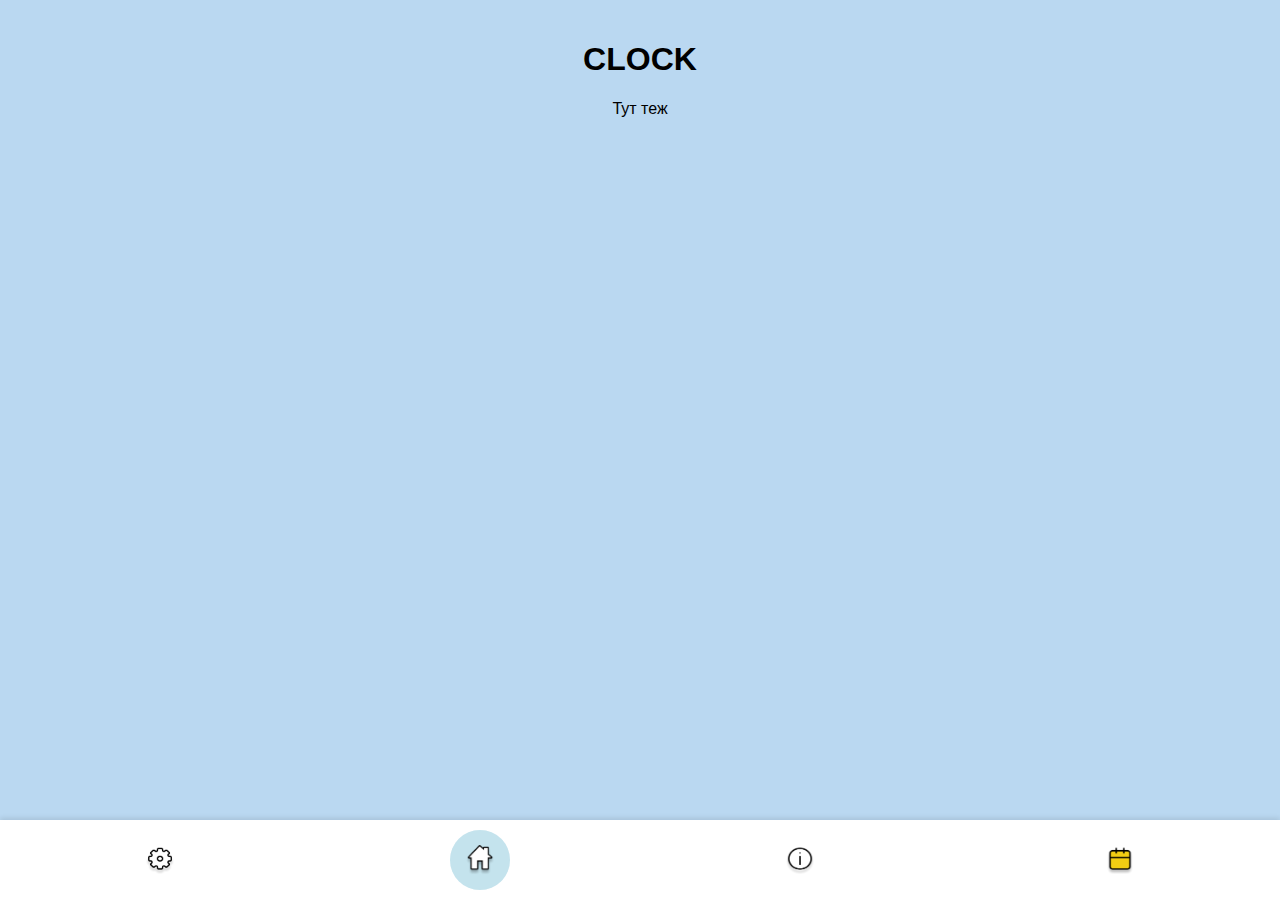
<file: index.html>
<!DOCTYPE html>
<html lang="uk">
<head>
    <meta charset="UTF-8">
    <meta name="viewport" content="width=device-width, initial-scale=1.0">
    <title>Поруч</title>
    <link rel="stylesheet" href="style.css">
</head>
<body>
    <main>
        <h1>CLOCK</h1>
        <p>Тут теж</p>
    </main>



    <div class="navbar">
        <a href=chill.html>
            <img src=Settings.png alt="Налаштування" width="30" height="32">
        </a>

        <a href=index.html class="active">
            <img src=Home.png alt="Годинник" width="30" height="30">
        </a>

        <a href=info.html>
            <img src=Info.png alt="Інформація" width="30" height="32">
        </a>

        <a href=profile.html>
            <img src=Calendar.png alt="Події/Дозвілля" width="30" height="32">

        </a>
    </div>

</body>
</html>
</file>
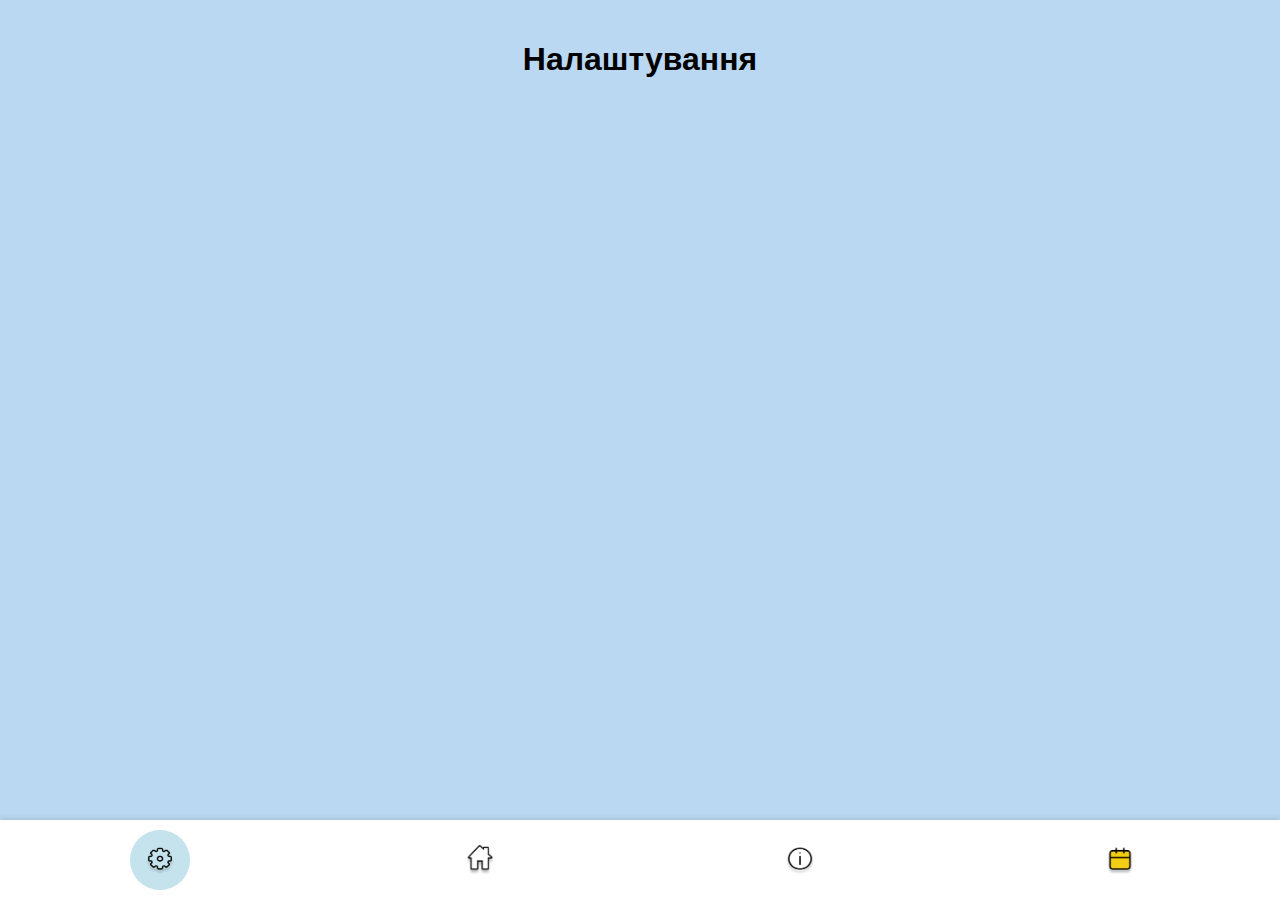
<file: chill.html>
<!DOCTYPE html>
<html lang="uk">
<head>
    <meta charset="UTF-8">
    <meta name="viewport" content="width=device-width, initial-scale=1.0">
    <title>Налаштування</title>
    <link rel="stylesheet" href="style.css">
</head>
<body>
    <main>
        <h1>Налаштування</h1>

    </main>

    <div class="navbar">
        <a href=chill.html  class="active">
            <img src=Settings.png alt="Налаштування" width="30" height="32">
        </a>
        <a href=index.html>
            <img src=Home.png alt="Годинник" width="30" height="30">
        </a>
        <a href=info.html>
            <img src=Info.png alt="Інформація" width="30" height="32">
        </a>
        <a href=profile.html>
            <img src=Calendar.png alt="Події/Дозвілля" width="30" height="32">
        </a>
    </div>
</body>
</html>
</file>
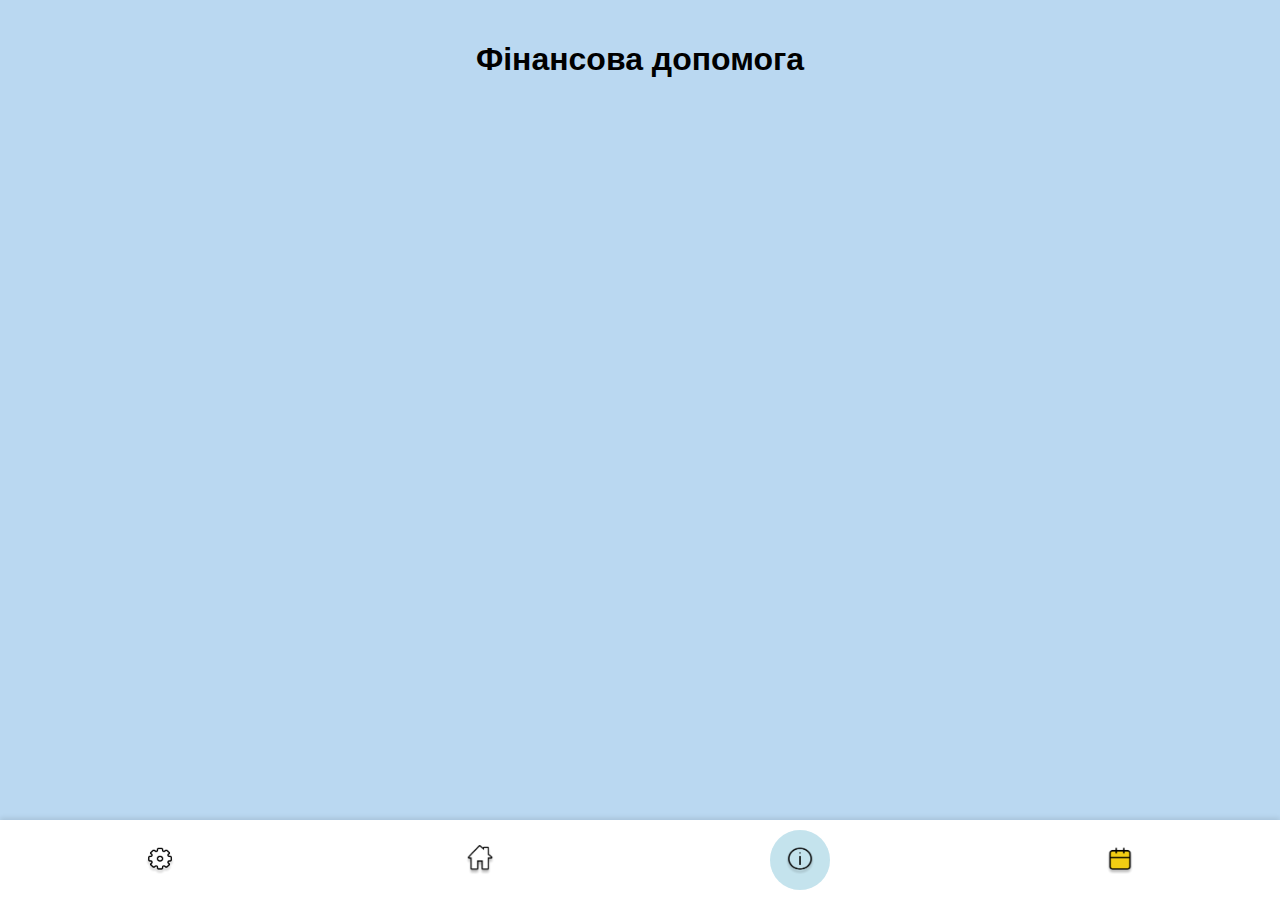
<file: finance.html>
<!DOCTYPE html>
<html lang="uk">
<head>
    <meta charset="UTF-8">
    <meta name="viewport" content="width=device-width, initial-scale=1.0">
    <title>Поруч</title>
    <link rel="stylesheet" href="info-style.css">
</head>
<body>
    <main>
        <h1>Фінансова допомога</h1>
    </main>

    <div class="navbar">
        <a href=chill.html>
            <img src=Settings.png alt="Налаштування" width="30" height="32">
        </a>
        <a href=index.html>
            <img src=Home.png alt="Годинник" width="30" height="30">
        </a>
        <a href=info.html class="active">
            <img src=Info.png alt="Інформація" width="30" height="32">
        </a>
        <a href=profile.html>
            <img src=Calendar.png alt="Події/Дозвілля" width="30" height="32">
        </a>
    </div>
</body>
</html>
</file>
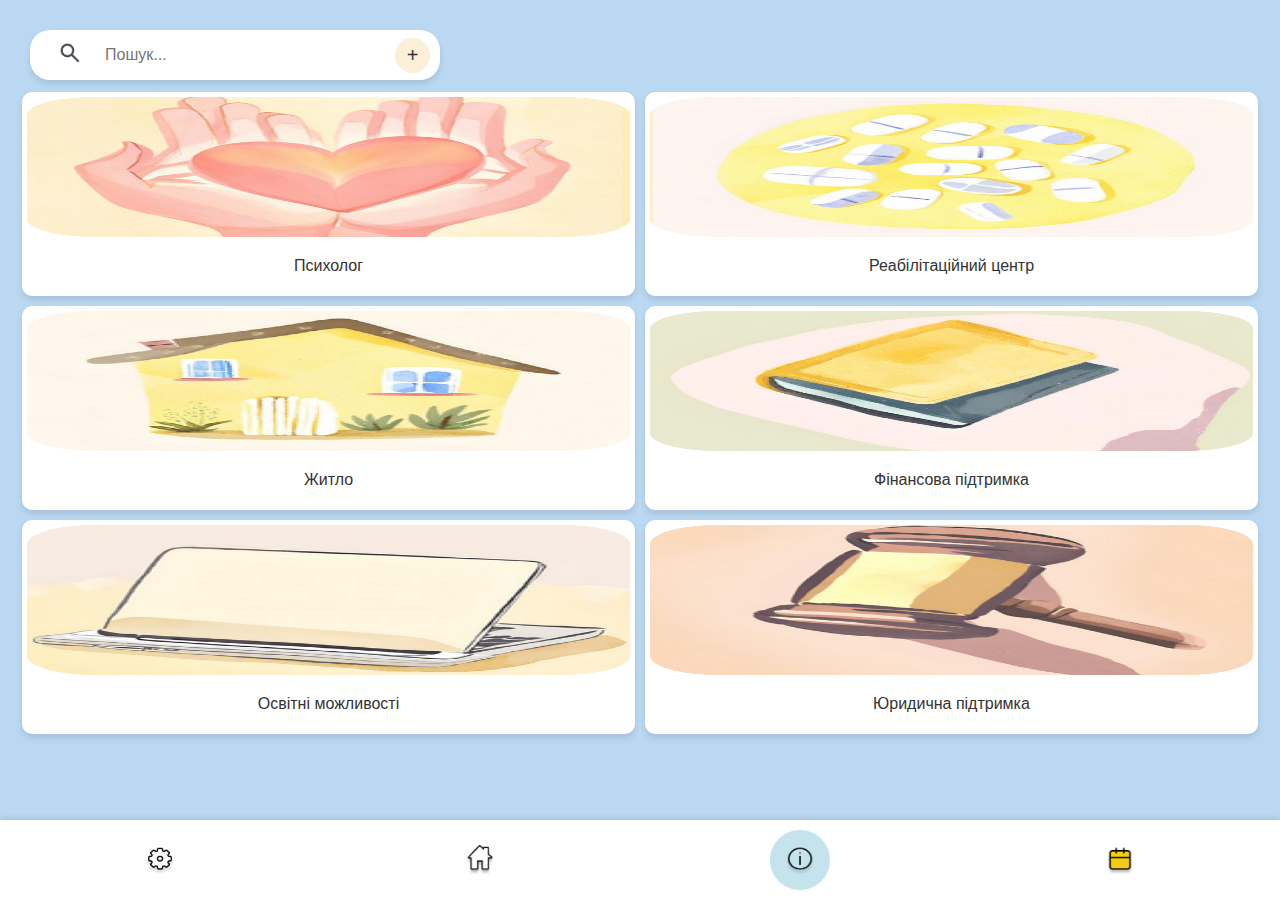
<file: info.html>
<!DOCTYPE html>
<html lang="uk">
<head>
    <meta charset="UTF-8">
    <meta name="viewport" content="width=device-width, initial-scale=1.0">
    <title>Поруч</title>
    <link rel="stylesheet" href="info-style.css">
</head>
<body>
    <main>
        <div class="search-container">
            <span class="search-icon">
                <img src=Search.png  width="50" height="50">
            </span>

            <input type="text" id="searchInput" placeholder="Пошук..." class="search-input">
            <!-- Кнопка з іконкою "+" -->
            <button class="search-button">+</button>
        </div>

        <div class="info-container">
            <a href="psychologist.html" class="info">
                <img src=Mental.png alt="Психолог" width="170" height="140">
                <p>Психолог</p>
            </a>

            <a href="rehabilitation.html" class="info">
                <img src=Health.png alt="Реабілітаційний центр" width="170" height="140">
                <p>Реабілітаційний центр</p>
            </a>

            <a href="housing.html" class="info">
                <img src=House.png alt="Житло" width="170" height="140">
                <p>Житло</p>
            </a>

            <a href="finance.html" class="info">
                <img src=Money.png alt="Фінансова підтримка" width="170" height="140">
                <p>Фінансова підтримка</p>
            </a>

            <a href="education.html" class="info">
                <img src=Study.png alt="Освітні можливості" width="170" height="150">
                <p>Освітні можливості</p>
            </a>

            <a href="law.html" class="info">
                <img src=Law.png alt="Юридична підтримка" width="170" height="150">
                <p>Юридична підтримка</p>
            </a>
        </div>
    </main>

    <div class="navbar">
        <a href=chill.html>
            <img src=Settings.png alt="Налаштування" width="30" height="32">
        </a>
        <a href=index.html>
            <img src=Home.png alt="Годинник" width="30" height="30">
        </a>
        <a href=info.html class="active">
            <img src=Info.png alt="Інформація" width="30" height="32">
        </a>
        <a href=profile.html>
            <img src=Calendar.png alt="Події/Дозвілля" width="30" height="32">
        </a>
    </div>
    <script src="script.js"></script>
</body>
</html>
</file>
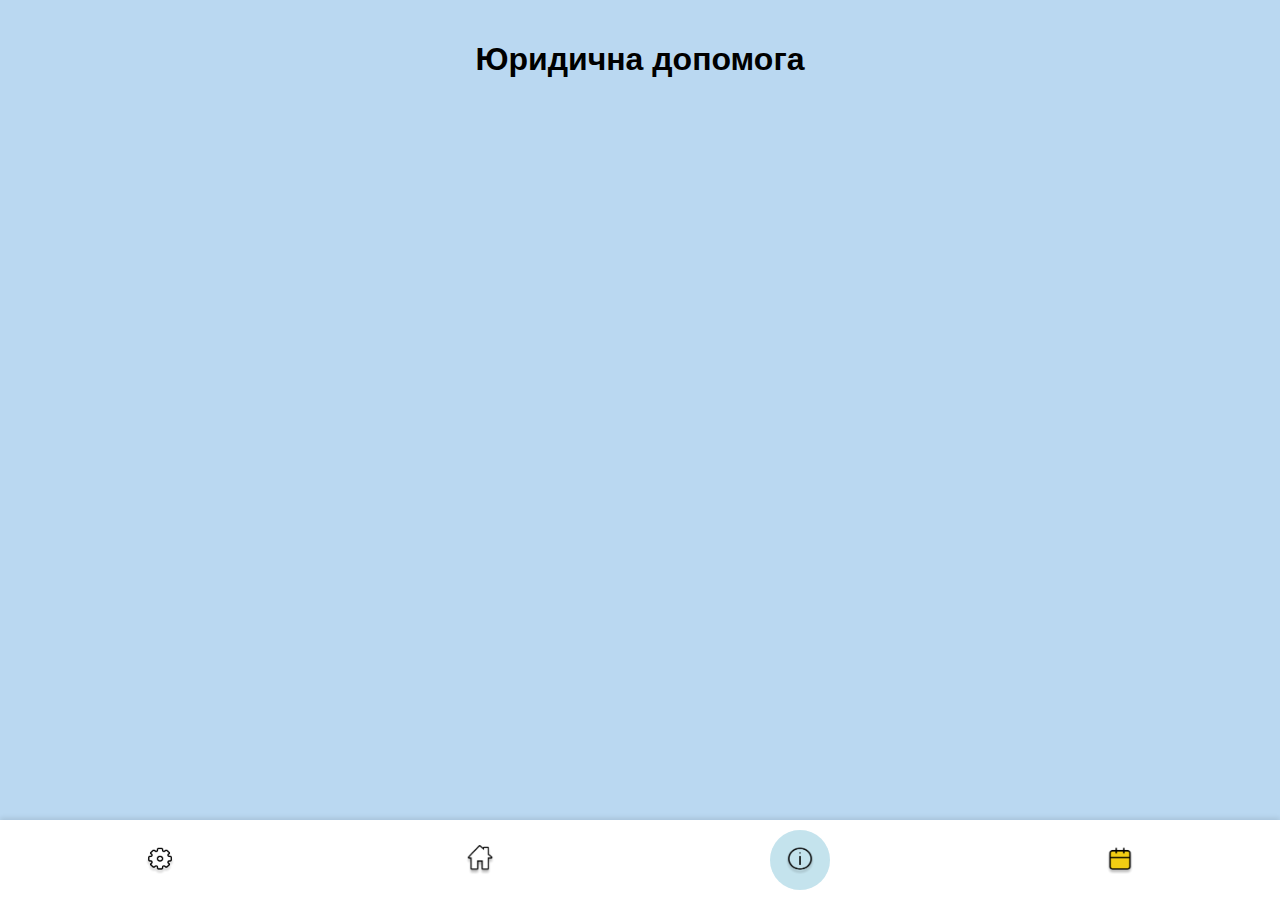
<file: law.html>
<!DOCTYPE html>
<html lang="uk">
<head>
    <meta charset="UTF-8">
    <meta name="viewport" content="width=device-width, initial-scale=1.0">
    <title>Поруч</title>
    <link rel="stylesheet" href="info-style.css">
</head>
<body>
    <main>
        <h1>Юридична допомога</h1>
    </main>

    <div class="navbar">
        <a href=chill.html>
            <img src=Settings.png alt="Налаштування" width="30" height="32">
        </a>
        <a href=index.html>
            <img src=Home.png alt="Годинник" width="30" height="30">
        </a>
        <a href=info.html class="active">
            <img src=Info.png alt="Інформація" width="30" height="32">
        </a>
        <a href=profile.html>
            <img src=Calendar.png alt="Події/Дозвілля" width="30" height="32">
        </a>
    </div>
</body>
</html>
</file>
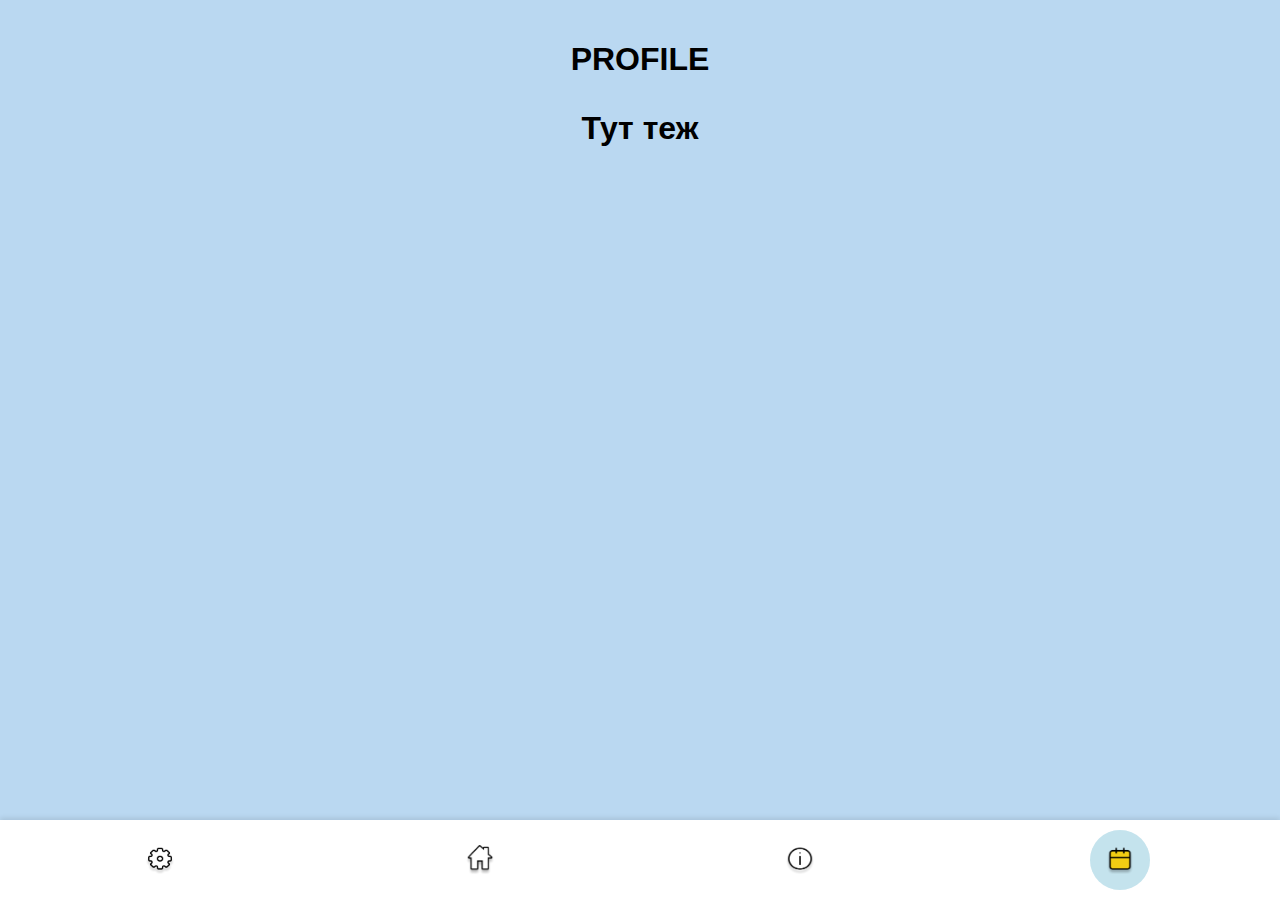
<file: profile.html>
<!DOCTYPE html>
<html lang="uk">
<head>
    <meta charset="UTF-8">
    <meta name="viewport" content="width=device-width, initial-scale=1.0">
    <title>Поруч</title>
    <link rel="stylesheet" href="style.css">
</head>
<body>
    <main>
        <h1>PROFILE<h1>
        <p>Тут теж</p>
    </main>

    <div class="navbar">
        <a href=chill.html>
            <img src=Settings.png alt="Налаштування" width="30" height="32">
        </a>

        <a href=index.html>
            <img src=Home.png alt="Годинник" width="30" height="30">
        </a>

        <a href=info.html>
            <img src=Info.png alt="Інформація" width="30" height="32">
        </a>

        <a href=profile.html  class="active">
            <img src=Calendar.png alt="Події/Дозвілля" width="30" height="32">

        </a>
    </div>
</body>
</html>
</file>
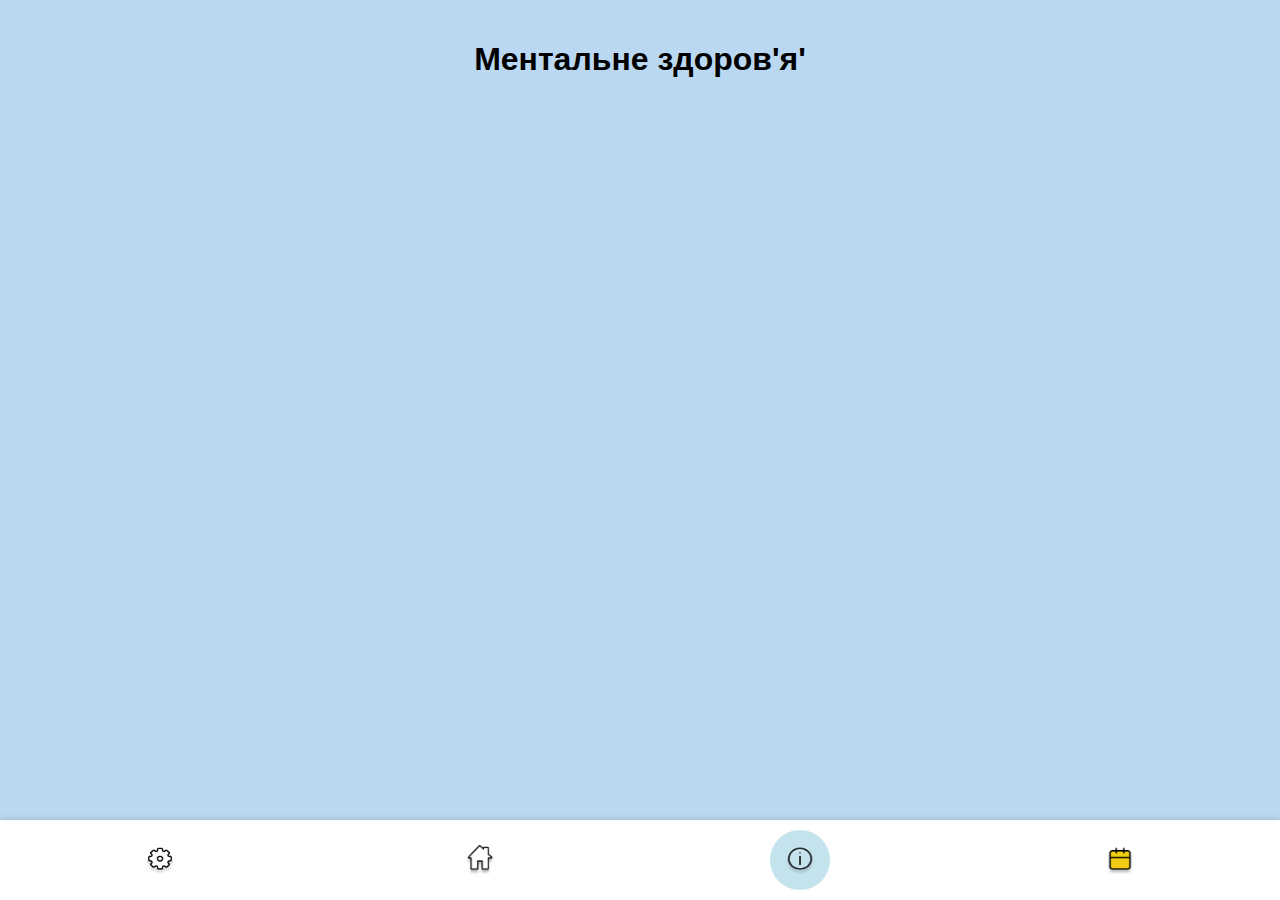
<file: psychologist.html>
<!DOCTYPE html>
<html lang="uk">
<head>
    <meta charset="UTF-8">
    <meta name="viewport" content="width=device-width, initial-scale=1.0">
    <title>Поруч</title>
    <link rel="stylesheet" href="info-style.css">
</head>
<body>
    <main>
        <h1>Ментальне здоров'я'</h1>
    </main>

    <div class="navbar">
        <a href=chill.html>
            <img src=Settings.png alt="Налаштування" width="30" height="32">
        </a>
        <a href=index.html>
            <img src=Home.png alt="Годинник" width="30" height="30">
        </a>
        <a href=info.html class="active">
            <img src=Info.png alt="Інформація" width="30" height="32">
        </a>
        <a href=profile.html>
            <img src=Calendar.png alt="Події/Дозвілля" width="30" height="32">
        </a>
    </div>
</body>
</html>
</file>
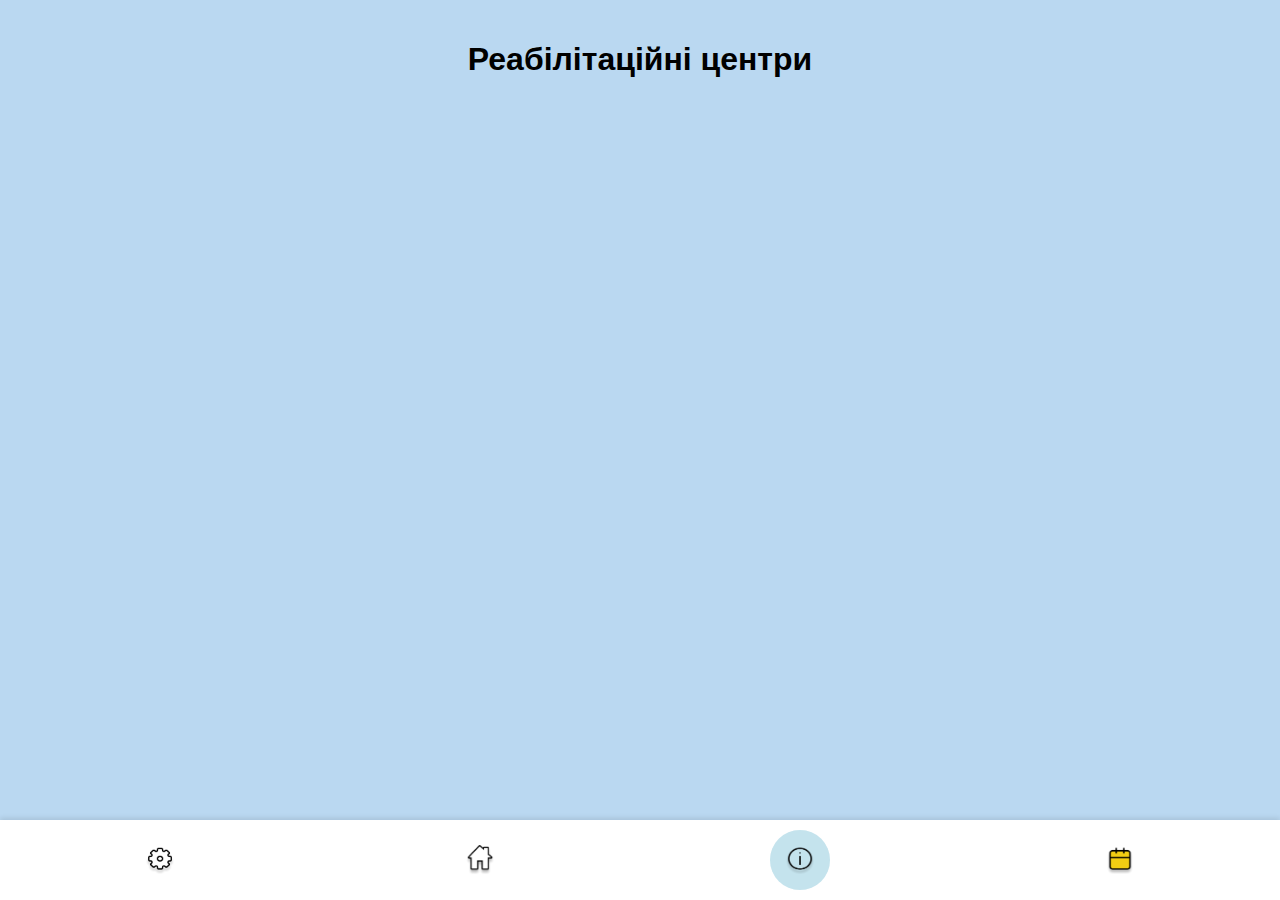
<file: rehabilitation.html>
<!DOCTYPE html>
<html lang="uk">
<head>
    <meta charset="UTF-8">
    <meta name="viewport" content="width=device-width, initial-scale=1.0">
    <title>Поруч</title>
    <link rel="stylesheet" href="info-style.css">
</head>
<body>
    <main>
        <h1>Реабілітаційні центри</h1>
    </main>

    <div class="navbar">
        <a href=chill.html>
            <img src=Settings.png alt="Налаштування" width="30" height="32">
        </a>
        <a href=index.html>
            <img src=Home.png alt="Годинник" width="30" height="30">
        </a>
        <a href=info.html  class="active">
            <img src=Info.png alt="Інформація" width="30" height="32">
        </a>
        <a href=profile.html>
            <img src=Calendar.png alt="Події/Дозвілля" width="30" height="32">
        </a>
    </div>
</body>
</html>
</file>
<file: style.css>
﻿body {
    margin: 0;
    font-family: Arial, sans-serif;
    display: flex;
    flex-direction: column;
    min-height: 100vh;
    background-color: #BAD8F1;
    overflow: hidden;
}

main {
    flex: 1;
    padding: 20px;
    text-align: center;
}



/* Основний контент (спочатку прихований) */
.navbar {
    display: none;
    position: fixed;
    bottom: 0;
    left: 0;
    width: 100%;
    background-color: white;
    display: flex;
    justify-content: space-around;
    padding: 10px 0;
    box-shadow: 0 -2px 5px rgba(0, 0, 0, 0.1);
}

    .navbar a {
        display: flex;
        justify-content: center;
        align-items: center;
        width: 60px;
        height: 60px;
        border-radius: 50%; /* Зробимо кнопку круглою */
        transition: background-color 0.3s ease; /* Плавна зміна фону */
        position: relative;
    }

        .navbar a.active {
            background-color: rgba(173, 216, 230, 0.6); /* Блакитний фон з прозорістю */
        }

        .navbar a img {
            width: 30px;
            height: 30px;
        }

        /* Тінь або обведення для активної кнопки */
        .navbar a.active::after {
            content: "";
            position: absolute;
            width: 60px;
            height: 60px;
            border-radius: 50%;
            background-color: rgba(173, 216, 230, 0.3); /* Більш прозорий блакитний */
            z-index: -1; /* Тінь за кнопкою */
        }
</file>
<file: info-style.css>
body {
    margin: 0;
    font-family: Arial, sans-serif;
    display: flex;
    flex-direction: column;
    min-height: 100vh;
    background-color: #BAD8F1;
    overflow: hidden;
}

main {
    flex: 1;
    padding: 20px;
    text-align: center;
}

.search-container {
    text-align: center;
    margin: 10px;
}

.search-container {
    display: flex;
    align-items: center;
    background-color: white;
    border-radius: 20px; 
    box-shadow: 0 4px 6px rgba(0, 0, 0, 0.1); 
    padding: 5px;
    width: 95%;
    max-width: 400px;
    height: 40px;
    position: relative;
}

.search-icon {
    font-size: 18px;
    margin-left: 10px;
}


.search-input {
    flex: 1; 
    border: none;
    outline: none;
    font-size: 16px;
    padding: 5px 10px;
}

.search-button {
    background-color: #fcefd7;
    border: none;
    outline: none;
    border-radius: 50%; 
    width: 35px;
    height: 35px;
    font-size: 20px;
    color: #333;
    cursor: pointer;
    display: flex;
    align-items: center;
    justify-content: center;
    margin-right: 5px;
}

    .search-button:hover {
        background-color: #f4dfbf;
    }

#searchInput {
    width: 80%;
    padding: 10px;
    font-size: 16px;
    border: none;
    border-radius: 5px;
}


.info-container {
    display: grid;
    grid-template-columns: repeat(2, 1fr);
    gap: 10px;
    padding: 2px;
}

.info {
    background-color: #ffffff;
    border-radius: 10px;
    box-shadow: 0 4px 6px rgba(0, 0, 0, 0.1);
    text-align: center;
    padding: 5px;
    text-decoration: none;
    color: #333;
    transition: transform 0.2s ease;
}

    .info img {
        width: 100%;
        border-radius: 10px;
    }

    .info:hover {
        transform: translateY(-5px);
    }

.navbar {
    display: none;
    position: fixed;
    bottom: 0;
    left: 0;
    width: 100%;
    background-color: white;
    display: flex;
    justify-content: space-around;
    padding: 10px 0;
    box-shadow: 0 -2px 5px rgba(0, 0, 0, 0.1);
}

    .navbar a {
        display: flex;
        justify-content: center;
        align-items: center;
        width: 60px;
        height: 60px;
        border-radius: 50%; 
        transition: background-color 0.3s ease; 
        position: relative;
    }

        .navbar a.active {
            background-color: rgba(173, 216, 230, 0.6); 
        }

        .navbar a img {
            width: 30px;
            height: 30px;
        }

        .navbar a.active::after {
            content: "";
            position: absolute;
            width: 60px;
            height: 60px;
            border-radius: 50%;
            background-color: rgba(173, 216, 230, 0.3); 
            z-index: -1; 
        }
</file>
